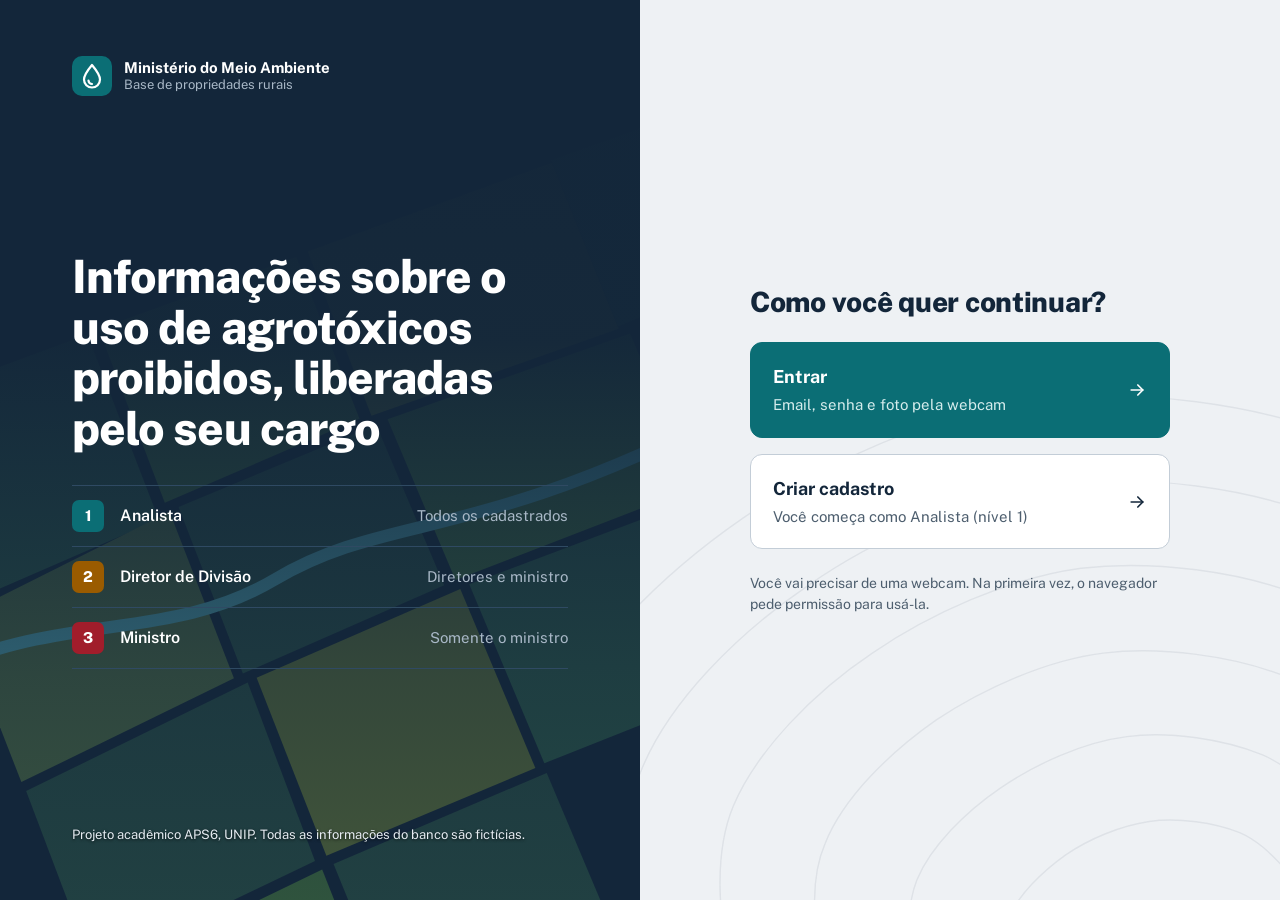
<file: api/src/main/resources/static/index.html>
<!DOCTYPE html>
<html lang="pt-BR">
<head>
    <meta charset="UTF-8">
    <meta name="viewport" content="width=device-width, initial-scale=1">
    <title>APS6 — Acesso Biométrico</title>
    <link rel="preconnect" href="https://fonts.googleapis.com">
    <link rel="preconnect" href="https://fonts.gstatic.com" crossorigin>
    <link rel="stylesheet" href="https://fonts.googleapis.com/css2?family=Public+Sans:wght@400;600;700;800&display=swap">
    <link rel="stylesheet" href="css/estilo.css">
</head>
<body>
    <div class="acesso">
        <aside class="painel-lateral largo">
            <span class="marca">
                <svg width="40" height="40" viewBox="0 0 40 40" aria-hidden="true"><rect width="40" height="40" rx="10" fill="#0b6e75"/><path d="M20 9c5 6 8 10.5 8 14.5a8 8 0 0 1-16 0C12 19.5 15 15 20 9z" fill="none" stroke="#fff" stroke-width="2.2" stroke-linejoin="round"/><path d="M16.5 24.5a3.5 3.5 0 0 0 3.5 3.5" fill="none" stroke="#fff" stroke-width="2.2" stroke-linecap="round"/></svg>
                <span class="marca-textos">
                    <span class="marca-nome">Ministério do Meio Ambiente</span>
                    <span class="marca-sub">Base de propriedades rurais</span>
                </span>
            </span>

            <div class="painel-meio">
                <h1 class="painel-titulo">Informações sobre o uso de agrotóxicos proibidos, liberadas pelo seu cargo</h1>

                <!-- data-nivel define a cor do selo pelo CSS -->
                <ul class="tabela-niveis" aria-label="Níveis de acesso">
                    <li data-nivel="1">
                        <span class="selo-nivel">1</span>
                        <span class="cargo">Analista</span>
                        <span class="quem">Todos os cadastrados</span>
                    </li>
                    <li data-nivel="2">
                        <span class="selo-nivel">2</span>
                        <span class="cargo">Diretor de Divisão</span>
                        <span class="quem">Diretores e ministro</span>
                    </li>
                    <li data-nivel="3">
                        <span class="selo-nivel">3</span>
                        <span class="cargo">Ministro</span>
                        <span class="quem">Somente o ministro</span>
                    </li>
                </ul>
            </div>

            <p class="nota-ficticia">Projeto acadêmico APS6, UNIP. Todas as informações do banco são fictícias.</p>
        </aside>

        <main class="area-principal">
            <div class="opcoes">
                <h2>Como você quer continuar?</h2>

                <a href="login.html" class="opcao principal">
                    <span class="opcao-textos">
                        <span class="opcao-nome">Entrar</span>
                        <span class="opcao-descricao">Email, senha e foto pela webcam</span>
                    </span>
                    <svg class="icone" viewBox="0 0 24 24" aria-hidden="true"><path d="M5 12h14"/><path d="M13 6l6 6-6 6"/></svg>
                </a>

                <a href="cadastro.html" class="opcao">
                    <span class="opcao-textos">
                        <span class="opcao-nome">Criar cadastro</span>
                        <span class="opcao-descricao">Você começa como Analista (nível 1)</span>
                    </span>
                    <svg class="icone" viewBox="0 0 24 24" aria-hidden="true"><path d="M5 12h14"/><path d="M13 6l6 6-6 6"/></svg>
                </a>

                <p class="observacao">Você vai precisar de uma webcam. Na primeira vez, o navegador pede permissão para usá-la.</p>
            </div>
        </main>
    </div>
</body>
</html>
</file>
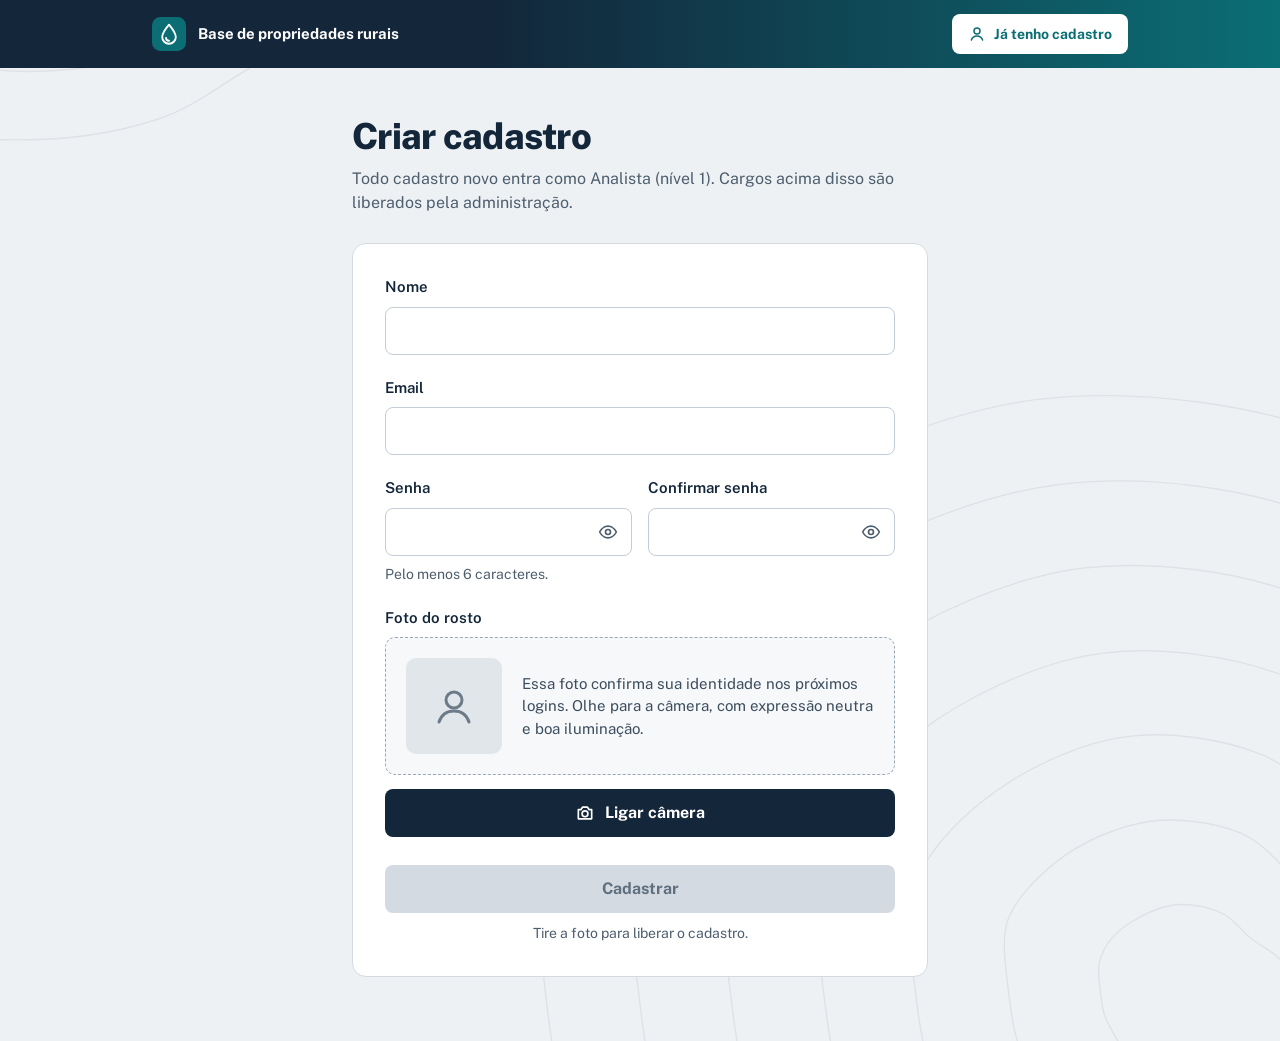
<file: api/src/main/resources/static/cadastro.html>
<!DOCTYPE html>
<html lang="pt-BR">
<head>
    <meta charset="UTF-8">
    <meta name="viewport" content="width=device-width, initial-scale=1">
    <title>Criar cadastro — APS6</title>
    <link rel="preconnect" href="https://fonts.googleapis.com">
    <link rel="preconnect" href="https://fonts.gstatic.com" crossorigin>
    <link rel="stylesheet" href="https://fonts.googleapis.com/css2?family=Public+Sans:wght@400;600;700;800&display=swap">
    <link rel="stylesheet" href="css/estilo.css">
</head>
<body>
    <header class="topo">
        <div class="topo-conteudo">
            <a href="index.html" class="marca">
                <svg width="34" height="34" viewBox="0 0 40 40" aria-hidden="true"><rect width="40" height="40" rx="10" fill="#0b6e75"/><path d="M20 9c5 6 8 10.5 8 14.5a8 8 0 0 1-16 0C12 19.5 15 15 20 9z" fill="none" stroke="#fff" stroke-width="2.2" stroke-linejoin="round"/><path d="M16.5 24.5a3.5 3.5 0 0 0 3.5 3.5" fill="none" stroke="#fff" stroke-width="2.2" stroke-linecap="round"/></svg>
                <span class="marca-nome">Base de propriedades rurais</span>
            </a>
            <a href="login.html">
                <svg class="icone" viewBox="0 0 24 24" aria-hidden="true"><circle cx="12" cy="8" r="4"/><path d="M4.5 20c1.2-3.6 4-5.5 7.5-5.5s6.3 1.9 7.5 5.5"/></svg>
                Já tenho cadastro
            </a>
        </div>
    </header>

    <main class="pagina-estreita">
        <!-- Some junto com o formulário quando o cadastro é concluído -->
        <div id="cabecalho-cadastro" class="cabecalho-form">
            <h1 class="titulo-pagina">Criar cadastro</h1>
            <p class="texto-apoio">Todo cadastro novo entra como Analista (nível 1). Cargos acima disso são liberados pela administração.</p>
        </div>

        <form id="form-cadastro" class="formulario cartao-form" novalidate>

            <div id="sucesso-cadastro" class="sucesso" role="status" hidden></div>

            <div class="campo">
                <label for="nome">Nome</label>
                <input type="text" id="nome" maxlength="150" autocomplete="name">
                <small id="erro-nome" class="erro-campo"></small>
            </div>

            <div class="campo">
                <label for="email">Email</label>
                <input type="email" id="email" maxlength="150" autocomplete="email">
                <small id="erro-email" class="erro-campo"></small>
            </div>

            <div class="grade-2">
                <div class="campo">
                    <label for="senha">Senha</label>
                    <div class="campo-senha">
                        <input type="password" id="senha" autocomplete="new-password" aria-describedby="ajuda-senha">

                        <button type="button" class="botao-mostrar-senha" data-mostrar-senha="senha" aria-label="Mostrar senha" aria-pressed="false">
                            <svg class="icone olho-aberto" viewBox="0 0 24 24" aria-hidden="true"><path d="M2 12s3.5-7 10-7 10 7 10 7-3.5 7-10 7S2 12 2 12z"/><circle cx="12" cy="12" r="3"/></svg>
                            <svg class="icone olho-fechado" viewBox="0 0 24 24" aria-hidden="true"><path d="M3 3l18 18"/><path d="M10.6 5.1A10.6 10.6 0 0 1 12 5c6.5 0 10 7 10 7a17 17 0 0 1-3.2 4.1"/><path d="M6.6 6.6C3.7 8.5 2 12 2 12s3.5 7 10 7c1.9 0 3.5-.6 4.9-1.4"/><path d="M9.9 9.9a3 3 0 0 0 4.2 4.2"/></svg>
                        </button>
                    </div>

                    <span id="ajuda-senha" class="ajuda-campo">Pelo menos 6 caracteres.</span>
                    <small id="erro-senha" class="erro-campo"></small>
                </div>

                <div class="campo">
                    <label for="confirmar-senha">Confirmar senha</label>
                    <div class="campo-senha">
                        <input type="password" id="confirmar-senha" autocomplete="new-password">
                        <button type="button" class="botao-mostrar-senha" data-mostrar-senha="confirmar-senha" aria-label="Mostrar confirmação da senha" aria-pressed="false">
                            <svg class="icone olho-aberto" viewBox="0 0 24 24" aria-hidden="true"><path d="M2 12s3.5-7 10-7 10 7 10 7-3.5 7-10 7S2 12 2 12z"/><circle cx="12" cy="12" r="3"/></svg>
                            <svg class="icone olho-fechado" viewBox="0 0 24 24" aria-hidden="true"><path d="M3 3l18 18"/><path d="M10.6 5.1A10.6 10.6 0 0 1 12 5c6.5 0 10 7 10 7a17 17 0 0 1-3.2 4.1"/><path d="M6.6 6.6C3.7 8.5 2 12 2 12s3.5 7 10 7c1.9 0 3.5-.6 4.9-1.4"/><path d="M9.9 9.9a3 3 0 0 0 4.2 4.2"/></svg>
                        </button>
                    </div>
                    <small id="erro-confirmar-senha" class="erro-campo"></small>
                </div>
            </div>

            <div class="campo">
                <span class="rotulo">Foto do rosto</span>
                <div class="captura-foto">
                    <!-- Estado inicial: some pelo CSS quando o vídeo ou a foto aparecem -->
                    <div class="captura-vazia">
                        <span class="silhueta">
                            <svg class="icone" viewBox="0 0 24 24" aria-hidden="true"><circle cx="12" cy="9" r="4"/><path d="M4.5 20c1.2-3.6 4-5.5 7.5-5.5s6.3 1.9 7.5 5.5"/></svg>
                        </span>
                        <p class="dica">Essa foto confirma sua identidade nos próximos logins. Olhe para a câmera, com expressão neutra e boa iluminação.</p>
                    </div>

                    <div class="visor">

                        <video id="video-camera" autoplay playsinline muted hidden></video>
                        <img id="preview-foto" alt="Foto capturada" hidden>
                        <div class="varredura" aria-hidden="true"><span class="varredura-linha"></span></div>

                        <div class="moldura" aria-hidden="true">
                            <svg viewBox="0 0 400 300" preserveAspectRatio="none">
                                <path d="M0 0h400v300H0z M200 48a80 102 0 1 0 0.1 0z" fill="rgba(10,22,35,0.5)" fill-rule="evenodd"/>
                                <ellipse cx="200" cy="150" rx="80" ry="102" fill="none" stroke="#fff" stroke-width="3" stroke-dasharray="10 8" vector-effect="non-scaling-stroke"/>
                            </svg>
                            <span class="moldura-legenda">Encaixe o rosto na moldura</span>
                        </div>
                    </div>

                    <div class="acoes">
                        <button type="button" id="botao-ligar-camera" class="botao escuro">
                            <svg class="icone" viewBox="0 0 24 24" aria-hidden="true"><path d="M4 8h3l2-3h6l2 3h3v11H4z"/><circle cx="12" cy="13" r="3.5"/></svg>
                            Ligar câmera
                        </button>
                        <button type="button" id="botao-capturar" class="botao escuro" hidden>
                            <svg class="icone" viewBox="0 0 24 24" aria-hidden="true"><path d="M4 8h3l2-3h6l2 3h3v11H4z"/><circle cx="12" cy="13" r="3.5"/></svg>
                            Tirar foto
                        </button>
                        <button type="button" id="botao-tirar-outra" class="botao secundario" hidden>Tirar outra</button>
                    </div>
                </div>
            </div>

            <!-- Erros de câmera, do servidor e de rede -->
            <div id="erro-cadastro" class="erro-geral" role="alert" hidden></div>

            <div class="envio">
                <button type="submit" id="botao-cadastrar" class="botao largo" disabled>Cadastrar</button>
                <span class="dica-botao">Tire a foto para liberar o cadastro.</span>
            </div>
        </form>

        <!-- ===== Cadastro concluído: aparece no lugar do formulário ===== -->
        <section id="cadastro-concluido" class="cartao-concluido" aria-labelledby="titulo-concluido" hidden>
            <div class="concluido-topo">
                <span class="concluido-icone">
                    <svg class="icone" viewBox="0 0 24 24" aria-hidden="true"><path d="M5 12l5 5 9-10"/></svg>
                </span>

                <h1 id="titulo-concluido" tabindex="-1">Cadastro criado</h1>
                <p>Bem-vindo, <span id="concluido-nome"></span>. Sua conta e sua foto foram salvas.</p>
            </div>

            <div class="concluido-corpo">
                <dl class="concluido-dados">
                    <div>
                        <dt>Cargo</dt>
                        <dd id="concluido-cargo"></dd>
                    </div>
                    <div>
                        <dt>Nível de acesso</dt>
                        <!-- data-nivel define a cor do selo pelo CSS -->
                        <dd id="concluido-nivel"><span id="concluido-selo" class="selo-nivel" aria-hidden="true"></span><span id="concluido-nivel-texto"></span></dd>
                    </div>
                </dl>

                <p class="concluido-orientacao">Para entrar, use seu email e sua senha. Depois, confirme seu rosto pela câmera.</p>

                <div class="concluido-acoes">
                    <a href="login.html" class="botao largo sucesso-botao">
                        Entrar agora
                        <svg class="icone" viewBox="0 0 24 24" aria-hidden="true"><path d="M5 12h14"/><path d="M13 6l6 6-6 6"/></svg>
                    </a>
                    <button type="button" id="botao-novo-cadastro" class="botao largo secundario">Cadastrar outra pessoa</button>
                </div>
            </div>
        </section>
    </main>

    <!-- Ordem importa -->
    <script src="js/mensagens.js"></script>
    <script src="js/captura-foto.js"></script>
    <script src="js/mostrar-senha.js"></script>
    <script src="js/cadastro.js"></script>
</body>
</html>
</file>
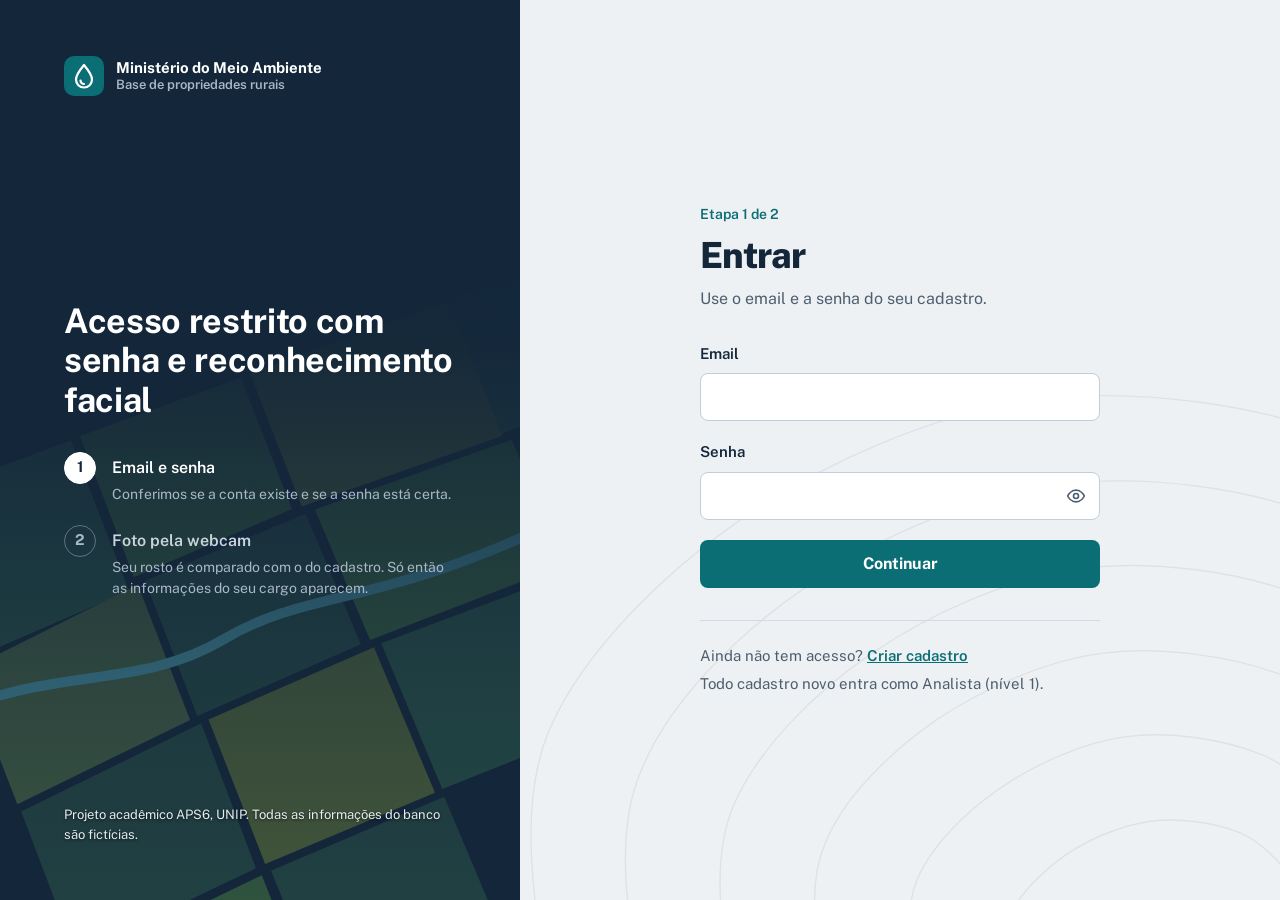
<file: api/src/main/resources/static/login.html>
<!DOCTYPE html>
<html lang="pt-BR">
<head>
    <meta charset="UTF-8">
    <meta name="viewport" content="width=device-width, initial-scale=1">
    <title>Entrar — APS6</title>
    <link rel="preconnect" href="https://fonts.googleapis.com">
    <link rel="preconnect" href="https://fonts.gstatic.com" crossorigin>
    <link rel="stylesheet" href="https://fonts.googleapis.com/css2?family=Public+Sans:wght@400;600;700;800&display=swap">
    <link rel="stylesheet" href="css/estilo.css">
</head>
<body>

    <!-- ===== Etapa 1: email e senha ===== -->
    <div id="tela-login" class="acesso">

        <aside class="painel-lateral compacto">
            <a href="index.html" class="marca">
                <svg width="40" height="40" viewBox="0 0 40 40" aria-hidden="true"><rect width="40" height="40" rx="10" fill="#0b6e75"/><path d="M20 9c5 6 8 10.5 8 14.5a8 8 0 0 1-16 0C12 19.5 15 15 20 9z" fill="none" stroke="#fff" stroke-width="2.2" stroke-linejoin="round"/><path d="M16.5 24.5a3.5 3.5 0 0 0 3.5 3.5" fill="none" stroke="#fff" stroke-width="2.2" stroke-linecap="round"/></svg>
                <span class="marca-textos">
                    <span class="marca-nome">Ministério do Meio Ambiente</span>
                    <span class="marca-sub">Base de propriedades rurais</span>
                </span>
            </a>

            <div class="painel-meio">
                <p class="painel-titulo">Acesso restrito com senha e reconhecimento facial</p>

                <!-- A etapa em andamento muda pelo CSS quando o popup da foto abre -->
                <ol class="etapas">
                    <li class="etapa etapa-1">
                        <span class="etapa-numero">
                            <span>1</span>
                            <svg class="icone" viewBox="0 0 24 24" aria-hidden="true"><path d="M5 12l5 5 9-10"/></svg>
                        </span>
                        <span class="etapa-textos">
                            <span class="etapa-nome">Email e senha</span>
                            <span class="etapa-descricao">Conferimos se a conta existe e se a senha está certa.</span>
                        </span>
                    </li>
                    <li class="etapa etapa-2">
                        <span class="etapa-numero"><span>2</span></span>
                        <span class="etapa-textos">
                            <span class="etapa-nome">Foto pela webcam</span>
                            <span class="etapa-descricao">Seu rosto é comparado com o do cadastro. Só então as informações do seu cargo aparecem.</span>
                        </span>
                    </li>
                </ol>
            </div>

            <p class="nota-ficticia">Projeto acadêmico APS6, UNIP. Todas as informações do banco são fictícias.</p>
        </aside>

        <main class="area-principal">
            <div class="bloco-form">
                <div class="cabecalho-form">
                    <span class="etapa-atual">Etapa 1 de 2</span>
                    <h1 class="titulo-pagina">Entrar</h1>
                    <p class="texto-apoio">Use o email e a senha do seu cadastro.</p>
                </div>

                <!-- desliga os balões do navegador;-->
                <form id="form-login" class="formulario" novalidate>

                    <div id="erro-login" class="erro-geral" role="alert" hidden></div>

                    <div class="campo">
                        <label for="email">Email</label>
                        <input type="email" id="email" autocomplete="username">
                        <small id="erro-email" class="erro-campo"></small>
                    </div>

                    <div class="campo">
                        <label for="senha">Senha</label>
                        <div class="campo-senha">
                            <input type="password" id="senha" autocomplete="current-password">
                            <!-- Mostrar/ocultar senha -->
                            <button type="button" class="botao-mostrar-senha" data-mostrar-senha="senha" aria-label="Mostrar senha" aria-pressed="false">
                                <svg class="icone olho-aberto" viewBox="0 0 24 24" aria-hidden="true"><path d="M2 12s3.5-7 10-7 10 7 10 7-3.5 7-10 7S2 12 2 12z"/><circle cx="12" cy="12" r="3"/></svg>
                                <svg class="icone olho-fechado" viewBox="0 0 24 24" aria-hidden="true"><path d="M3 3l18 18"/><path d="M10.6 5.1A10.6 10.6 0 0 1 12 5c6.5 0 10 7 10 7a17 17 0 0 1-3.2 4.1"/><path d="M6.6 6.6C3.7 8.5 2 12 2 12s3.5 7 10 7c1.9 0 3.5-.6 4.9-1.4"/><path d="M9.9 9.9a3 3 0 0 0 4.2 4.2"/></svg>
                            </button>
                        </div>
                        <small id="erro-senha" class="erro-campo"></small>
                    </div>

                    <button type="submit" id="botao-continuar" class="botao largo">Continuar</button>
                </form>

                <div class="rodape-form">
                    <span>Ainda não tem acesso? <a href="cadastro.html">Criar cadastro</a></span>
                    <span>Todo cadastro novo entra como Analista (nível 1).</span>
                </div>
            </div>
        </main>
    </div>

    <!-- ===== Depois do login: informações liberadas pelo cargo ===== -->
    <div id="tela-resultado" hidden>

        <header class="topo">
            <div class="topo-conteudo">
                <span class="marca">
                    <svg width="34" height="34" viewBox="0 0 40 40" aria-hidden="true"><rect width="40" height="40" rx="10" fill="#0b6e75"/><path d="M20 9c5 6 8 10.5 8 14.5a8 8 0 0 1-16 0C12 19.5 15 15 20 9z" fill="none" stroke="#fff" stroke-width="2.2" stroke-linejoin="round"/><path d="M16.5 24.5a3.5 3.5 0 0 0 3.5 3.5" fill="none" stroke="#fff" stroke-width="2.2" stroke-linecap="round"/></svg>
                    <span class="marca-nome">Base de propriedades rurais</span>
                </span>

                <div class="topo-usuario">
                    <span class="usuario-nome">
                        <span id="inicial-usuario" class="usuario-inicial" aria-hidden="true"></span>
                        <span class="usuario-textos">
                            <span id="nome-usuario-topo" class="texto-nome"></span>
                            <span id="cargo-usuario-topo" class="usuario-cargo"></span>
                        </span>
                    </span>
                    <button type="button" id="botao-sair" class="botao claro">
                        <svg class="icone" viewBox="0 0 24 24" aria-hidden="true"><path d="M15 4h4v16h-4"/><path d="M10 8l-4 4 4 4"/><path d="M6 12h10"/></svg>
                        Sair
                    </button>
                </div>
            </div>
        </header>

        <section class="boas-vindas">
            <div class="boas-vindas-conteudo">
                <div class="boas-vindas-textos">
                    <h1 id="saudacao" tabindex="-1"></h1>
                    <p>Identidade confirmada. Seu cargo é <strong id="texto-cargo"></strong> e você vê as informações até o nível <strong id="texto-nivel"></strong>.</p>
                </div>

                <div class="medidor" aria-hidden="true">
                    <span class="medidor-titulo">Seu nível de acesso</span>
                    <div class="degraus">
                        <div class="degrau degrau-1">
                            <div class="degrau-barra"></div>
                            <span class="degrau-nivel">Nível 1</span>
                            <span class="degrau-cargo">Analista</span>
                        </div>
                        <div class="degrau degrau-2">
                            <div class="degrau-barra"></div>
                            <span class="degrau-nivel">Nível 2</span>
                            <span class="degrau-cargo">Diretor de Divisão</span>
                        </div>
                        <div class="degrau degrau-3">
                            <div class="degrau-barra"></div>
                            <span class="degrau-nivel">Nível 3</span>
                            <span class="degrau-cargo">Ministro</span>
                        </div>
                    </div>
                </div>
            </div>
        </section>

        <main class="conteudo-logado">
            <div id="lista-informacoes" class="grupos-informacoes"></div>
        </main>
    </div>

    <!-- ===== Etapa 2: foto (popup) ===== -->
    <dialog id="popup-foto" class="popup" aria-labelledby="titulo-popup">
        <div class="cabecalho-form">
            <span class="etapa-atual">Etapa 2 de 2</span>
            <h2 id="titulo-popup">Confirme que é você</h2>
            <p class="dica">Olhe para a câmera com expressão neutra, em um lugar bem iluminado.</p>
        </div>

        <div class="captura-foto">
            <!-- Estado inicial-->
            <div class="captura-vazia">
                <span class="silhueta">
                    <svg class="icone" viewBox="0 0 24 24" aria-hidden="true"><circle cx="12" cy="9" r="4"/><path d="M4.5 20c1.2-3.6 4-5.5 7.5-5.5s6.3 1.9 7.5 5.5"/></svg>
                </span>
                <p class="dica">Ligue a câmera e encaixe o rosto na moldura. Na primeira vez, o navegador pede permissão.</p>
            </div>

            <div class="visor">
                <video id="video-camera" autoplay playsinline muted hidden></video>
                <img id="preview-foto" alt="Foto capturada" hidden>
                <!-- Varredura animada dentro da moldura -->
                <div class="varredura" aria-hidden="true"><span class="varredura-linha"></span></div>
                <!-- Moldura oval -->
                <div class="moldura" aria-hidden="true">
                    <svg viewBox="0 0 400 300" preserveAspectRatio="none">
                        <path d="M0 0h400v300H0z M200 48a80 102 0 1 0 0.1 0z" fill="rgba(10,22,35,0.5)" fill-rule="evenodd"/>
                        <ellipse cx="200" cy="150" rx="80" ry="102" fill="none" stroke="#fff" stroke-width="3" stroke-dasharray="10 8" vector-effect="non-scaling-stroke"/>
                    </svg>
                    <span class="moldura-legenda">Encaixe o rosto na moldura</span>
                </div>
            </div>

            <div class="acoes">
                <button type="button" id="botao-ligar-camera" class="botao escuro">
                    <svg class="icone" viewBox="0 0 24 24" aria-hidden="true"><path d="M4 8h3l2-3h6l2 3h3v11H4z"/><circle cx="12" cy="13" r="3.5"/></svg>
                    Ligar câmera
                </button>
                <button type="button" id="botao-capturar" class="botao escuro" hidden>
                    <svg class="icone" viewBox="0 0 24 24" aria-hidden="true"><path d="M4 8h3l2-3h6l2 3h3v11H4z"/><circle cx="12" cy="13" r="3.5"/></svg>
                    Tirar foto
                </button>
                <button type="button" id="botao-tirar-outra" class="botao secundario" hidden>Tirar outra</button>
            </div>
        </div>

        <div id="erro-popup" class="erro-geral" role="alert" hidden></div>

        <div class="acoes">
            <button type="button" id="botao-cancelar" class="botao voltar">
                <svg class="icone" viewBox="0 0 24 24" aria-hidden="true"><path d="M19 12H5"/><path d="M11 6l-6 6 6 6"/></svg>
                Voltar ao email e senha
            </button>
            <button type="button" id="botao-entrar" class="botao" disabled>Entrar</button>
        </div>
    </dialog>

    <!-- Ordem importa -->
    <script src="js/mensagens.js"></script>
    <script src="js/captura-foto.js"></script>
    <script src="js/mostrar-senha.js"></script>
    <script src="js/login.js"></script>
</body>
</html>
</file>
<file: api/src/main/resources/static/css/estilo.css>
/* Estilo único do sistema (início, cadastro e login) */

/* ---------- Cores e medidas ---------- */

:root {
    /* base */
    --tinta: #13263a;          /* azul institucional: barra do topo, painel lateral, textos */
    --tinta-2: #1b2e42;        /* fundo da câmera */
    --tinta-linha: #2f4a63;    /* divisórias sobre o azul */
    --texto-sobre-tinta: #a9b8c7;
    --nevoa: #eef1f4;          /* fundo das páginas */
    --branco: #ffffff;
    --linha: #d3dae1;
    --linha-forte: #c3cdd7;
    --texto-2: #4d5e6e;
    --texto-3: #3c4d5d;

    /* destaque: verde-azulado de água */
    --agua: #0b6e75;
    --agua-escura: #08555b;
    --agua-clara: #cde7e8;

    /* uma cor por nível de acesso (sempre acompanhada do número escrito) */
    --nivel-1: #0b6e75;
    --nivel-2: #9a5b00;
    --nivel-3: #a11d2b;
    --bloqueado: #6b7b8a;

    /* mensagens */
    --erro: #b42318;
    --erro-fundo: #fbeae8;
    --erro-texto: #8a1c12;
    --sucesso-fundo: #e3f2f1;
    --sucesso-texto: #08555b;

    /* verde de "deu certo" (cartão de cadastro concluído) */
    --verde: #1e7b45;
    --verde-escuro: #17643a;
    --verde-fundo: #e7f4ec;
    --verde-borda: #a8d5b8;
    --verde-texto: #14532d;
    --verde-texto-2: #1f5f38;

    --desabilitado: #d3dae1;
    --desabilitado-texto: #5f6f7e;

    --raio: 8px;
    --raio-grande: 12px;
}

/* ---------- Base ---------- */

*,
*::before,
*::after {
    box-sizing: border-box;
}

body {
    margin: 0;
    font-family: "Public Sans", system-ui, sans-serif;
    font-size: 16px;
    line-height: 1.5;
    /* Curvas de nível bem leves sobre o fundo claro (img/curvas-nivel.svg) */
    background: var(--nevoa) url("../img/curvas-nivel.svg") center / cover no-repeat;
    background-attachment: fixed;
    color: var(--tinta);
}

h1,
h2,
h3,
p {
    margin: 0;
}

a {
    color: var(--agua);
    font-weight: 600;
}

a:hover {
    color: var(--agua-escura);
}

:focus-visible {
    outline: 3px solid var(--agua);
    outline-offset: 2px;
}

/* Garante que o atributo hidden esconda o elemento mesmo quando outra regra define "display" */
[hidden] {
    display: none !important;
}

.icone {
    flex: none;
    width: 20px;
    height: 20px;
    fill: none;
    stroke: currentColor;
    stroke-width: 2;
    stroke-linecap: round;
    stroke-linejoin: round;
}

/* ---------- Marca (logo + nome) ---------- */

.marca {
    display: flex;
    align-items: center;
    gap: 12px;
    color: var(--branco);
    text-decoration: none;
}

.marca svg {
    flex: none;
}

.marca-textos {
    display: flex;
    flex-direction: column;
    line-height: 1.3;
}

.marca-nome {
    font-size: 15px;
    font-weight: 700;
}

.marca-sub {
    font-size: 13px;
    color: var(--texto-sobre-tinta);
}

/* ---------- Botões ---------- */

.botao {
    display: inline-flex;
    align-items: center;
    justify-content: center;
    gap: 10px;
    min-height: 48px;
    padding: 0 22px;
    border: 0;
    border-radius: var(--raio);
    background: var(--agua);
    color: var(--branco);
    font: inherit;
    font-size: 16px;
    font-weight: 700;
    text-decoration: none;
    cursor: pointer;
}

.botao:hover {
    background: var(--agua-escura);
    color: var(--branco);
}

.botao:disabled,
.botao:disabled:hover {
    background: var(--desabilitado);
    color: var(--desabilitado-texto);
    cursor: not-allowed;
}

.botao.escuro {
    background: var(--tinta);
}

.botao.escuro:hover {
    background: #0a1826;
}

.botao.secundario {
    background: var(--branco);
    color: var(--tinta);
    border: 1.5px solid var(--linha-forte);
    font-weight: 600;
}

.botao.secundario:hover {
    border-color: var(--texto-2);
}

.botao.secundario:disabled {
    background: var(--branco);
    color: var(--desabilitado-texto);
    border-color: var(--desabilitado);
}

.botao.largo {
    width: 100%;
}

/* Botão "Voltar ao email e senha" do popup da foto: contorno vermelho */
.botao.voltar {
    padding: 0 20px 0 16px;
    background: var(--branco);
    color: var(--erro);
    border: 2px solid var(--erro);
}

.botao.voltar:hover {
    background: var(--erro-fundo);
    color: var(--erro);
}

.botao.voltar:disabled,
.botao.voltar:disabled:hover {
    background: var(--branco);
    color: var(--desabilitado-texto);
    border-color: var(--desabilitado);
}

/* Botão verde de sucesso ("Entrar agora") */
.botao.sucesso-botao {
    background: var(--verde);
}

.botao.sucesso-botao:hover {
    background: var(--verde-escuro);
}

/* Botão branco sobre a barra do topo (Sair); o ícone fica vermelho */
.botao.claro {
    min-height: 40px;
    padding: 0 16px;
    background: var(--branco);
    color: var(--tinta);
    font-size: 14px;
}

.botao.claro .icone {
    width: 18px;
    height: 18px;
    color: var(--erro);
}

.botao.claro:hover {
    background: #e6ecf2;
    color: var(--tinta);
}

.botao.claro:focus-visible {
    outline-color: var(--branco);
}

/* ---------- Formulário ---------- */

.formulario {
    display: flex;
    flex-direction: column;
    gap: 20px;
}

.campo {
    display: flex;
    flex-direction: column;
    gap: 8px;
}

.campo label,
.rotulo {
    font-size: 15px;
    font-weight: 600;
}

.campo input {
    width: 100%;
    height: 48px;
    padding: 0 14px;
    border: 1.5px solid var(--linha-forte);
    border-radius: var(--raio);
    background: var(--branco);
    color: var(--tinta);
    font: inherit;
    font-size: 16px;
}

.campo input:focus {
    outline: none;
    border-color: var(--agua);
    box-shadow: 0 0 0 3px var(--agua-clara);
}

.campo input.invalido {
    border-color: var(--erro);
}

.campo input.invalido:focus {
    box-shadow: 0 0 0 3px #f5cfca;
}

.ajuda-campo {
    font-size: 14px;
    color: var(--texto-2);
}

.erro-campo {
    display: block;
    font-size: 14px;
    color: var(--erro);
}

.erro-campo:empty {
    display: none;
}

/* Campo de senha com o botão de mostrar/ocultar */
.campo-senha {
    position: relative;
}

.campo-senha input {
    padding-right: 52px;
}

.botao-mostrar-senha {
    position: absolute;
    top: 2px;
    right: 2px;
    width: 44px;
    height: 44px;
    display: flex;
    align-items: center;
    justify-content: center;
    border: 0;
    border-radius: 6px;
    background: transparent;
    color: var(--texto-2);
    cursor: pointer;
}

.botao-mostrar-senha:hover {
    color: var(--tinta);
}

/* Mostra o olho aberto ou fechado conforme o estado */
.botao-mostrar-senha .olho-fechado,
.botao-mostrar-senha[aria-pressed="true"] .olho-aberto {
    display: none;
}

.botao-mostrar-senha[aria-pressed="true"] .olho-fechado {
    display: block;
}

.grade-2 {
    display: grid;
    grid-template-columns: repeat(2, minmax(0, 1fr));
    gap: 16px;
    align-items: start;
}

/* ---------- Mensagens (erro geral e sucesso) ---------- */

.erro-geral,
.sucesso {
    display: flex;
    gap: 10px;
    padding: 12px 14px;
    border-radius: var(--raio);
    font-size: 15px;
    line-height: 1.45;
}

.erro-geral {
    background: var(--erro-fundo);
    color: var(--erro-texto);
}

.sucesso {
    background: var(--sucesso-fundo);
    color: var(--sucesso-texto);
    font-weight: 600;
}

/* Ícone desenhado pelo CSS: a mensagem é posta pelo JavaScript com textContent */
.erro-geral::before,
.sucesso::before {
    content: "";
    flex: none;
    width: 18px;
    height: 18px;
    margin-top: 1px;
    background-repeat: no-repeat;
    background-size: 18px 18px;
}

.erro-geral::before {
    background-image: url("data:image/svg+xml,%3Csvg xmlns='http://www.w3.org/2000/svg' viewBox='0 0 24 24' fill='none' stroke='%23b42318' stroke-width='2.5' stroke-linecap='round'%3E%3Ccircle cx='12' cy='12' r='9'/%3E%3Cpath d='M12 7v6M12 16.5v.5'/%3E%3C/svg%3E");
}

.sucesso::before {
    background-image: url("data:image/svg+xml,%3Csvg xmlns='http://www.w3.org/2000/svg' viewBox='0 0 24 24' fill='none' stroke='%2308555b' stroke-width='2.5' stroke-linecap='round' stroke-linejoin='round'%3E%3Ccircle cx='12' cy='12' r='9'/%3E%3Cpath d='M8 12.5l3 3 5-6'/%3E%3C/svg%3E");
}

/* ---------- Layout dividido: início e login ---------- */

.acesso {
    display: flex;
    min-height: 100vh;
}

.painel-lateral {
    flex: 0 0 520px;
    display: flex;
    flex-direction: column;
    justify-content: space-between;
    gap: 40px;
    padding: 56px 64px;
    /* Talhões vistos de cima (img/talhoes.svg), escurecendo para o topo para o texto ficar legível */
    background:
        linear-gradient(to bottom,
            var(--tinta) 0%,
            rgba(19, 38, 58, 0.96) 38%,
            rgba(19, 38, 58, 0.55) 75%,
            rgba(19, 38, 58, 0.35) 100%),
        url("../img/talhoes.svg") center bottom / cover no-repeat,
        var(--tinta);
    color: #e6ecf2;
}

/* Sobre a parte de baixo do painel (onde aparecem os talhões), o texto ganha mais contraste */
.painel-lateral .nota-ficticia {
    color: #e6ecf2;
    text-shadow: 0 1px 3px rgba(0, 0, 0, 0.7);
}

.painel-lateral.largo {
    flex-basis: 50%;
    padding: 56px 72px;
}

.painel-titulo {
    font-size: 34px;
    line-height: 1.15;
    font-weight: 700;
    letter-spacing: -0.01em;
    color: var(--branco);
}

.painel-lateral.largo .painel-titulo {
    max-width: 560px;
    font-size: 46px;
    line-height: 1.1;
    font-weight: 800;
    letter-spacing: -0.02em;
}

.painel-meio {
    display: flex;
    flex-direction: column;
    gap: 32px;
}

.nota-ficticia {
    font-size: 13px;
    color: #8496a8;
}

.area-principal {
    flex: 1;
    display: flex;
    align-items: center;
    justify-content: center;
    padding: 48px 24px;
}

.bloco-form {
    width: 100%;
    max-width: 400px;
    display: flex;
    flex-direction: column;
    gap: 32px;
}

.cabecalho-form {
    display: flex;
    flex-direction: column;
    gap: 10px;
}

.etapa-atual {
    font-size: 14px;
    font-weight: 600;
    color: var(--agua);
}

.titulo-pagina {
    font-size: 36px;
    line-height: 1.15;
    font-weight: 800;
    letter-spacing: -0.02em;
}

.texto-apoio {
    font-size: 16px;
    color: var(--texto-2);
}

.rodape-form {
    display: flex;
    flex-direction: column;
    gap: 6px;
    padding-top: 24px;
    border-top: 1px solid var(--linha);
    font-size: 15px;
    color: var(--texto-2);
}

/* ---------- Etapas do login (painel lateral) ---------- */

.etapas {
    margin: 0;
    padding: 0;
    list-style: none;
    display: flex;
    flex-direction: column;
    gap: 20px;
}

.etapa {
    display: flex;
    gap: 16px;
    align-items: flex-start;
}

.etapa-numero {
    flex: none;
    width: 32px;
    height: 32px;
    display: flex;
    align-items: center;
    justify-content: center;
    border-radius: 50%;
    border: 1.5px solid #5d7286;
    color: var(--texto-sobre-tinta);
    font-size: 15px;
    font-weight: 700;
}

.etapa-numero .icone {
    display: none;
    width: 16px;
    height: 16px;
    stroke-width: 3;
}

.etapa-textos {
    display: flex;
    flex-direction: column;
    gap: 4px;
    padding-top: 4px;
}

.etapa-nome {
    font-size: 16px;
    font-weight: 600;
    color: #c9d4df;
}

.etapa-descricao {
    font-size: 14px;
    color: var(--texto-sobre-tinta);
}

/* Etapa em andamento: número cheio, em branco */
.etapa-1 .etapa-numero,
body:has(#popup-foto[open]) .etapa-2 .etapa-numero {
    border-color: var(--branco);
    background: var(--branco);
    color: var(--tinta);
}

.etapa-1 .etapa-nome,
body:has(#popup-foto[open]) .etapa-2 .etapa-nome {
    color: var(--branco);
}

/* Com o popup da foto aberto, a etapa 1 aparece como concluída */
body:has(#popup-foto[open]) .etapa-1 .etapa-numero {
    border-color: var(--agua);
    background: var(--agua);
}

body:has(#popup-foto[open]) .etapa-1 .etapa-numero .icone {
    display: block;
    color: var(--branco);
}

body:has(#popup-foto[open]) .etapa-1 .etapa-numero span,
body:has(#popup-foto[open]) .etapa-2 .etapa-numero .icone {
    display: none;
}

body:has(#popup-foto[open]) .etapa-1 .etapa-nome {
    color: #c9d4df;
}

/* ---------- Página inicial ---------- */

.tabela-niveis {
    margin: 0;
    padding: 0;
    list-style: none;
    border-top: 1px solid var(--tinta-linha);
}

.tabela-niveis li {
    display: flex;
    align-items: center;
    gap: 16px;
    padding: 14px 0;
    border-bottom: 1px solid var(--tinta-linha);
}

.tabela-niveis .cargo {
    flex: 1;
    font-weight: 600;
    color: var(--branco);
}

.tabela-niveis .quem {
    font-size: 15px;
    color: var(--texto-sobre-tinta);
    text-align: right;
}

.opcoes {
    width: 100%;
    max-width: 420px;
    display: flex;
    flex-direction: column;
    gap: 16px;
}

.opcoes h2 {
    margin-bottom: 8px;
    font-size: 28px;
    line-height: 1.2;
    font-weight: 800;
    letter-spacing: -0.01em;
}

.opcao {
    display: flex;
    align-items: center;
    gap: 16px;
    padding: 20px 22px;
    border-radius: var(--raio-grande);
    border: 1.5px solid var(--linha-forte);
    background: var(--branco);
    color: var(--tinta);
    text-decoration: none;
}

.opcao:hover {
    color: var(--tinta);
    border-color: var(--texto-2);
}

.opcao.principal {
    border-color: var(--agua);
    background: var(--agua);
    color: var(--branco);
}

.opcao.principal:hover {
    border-color: var(--agua-escura);
    background: var(--agua-escura);
    color: var(--branco);
}

.opcao-textos {
    flex: 1;
    display: flex;
    flex-direction: column;
    gap: 4px;
}

.opcao-nome {
    font-size: 18px;
    font-weight: 700;
}

.opcao-descricao {
    font-size: 15px;
    font-weight: 400;
    color: var(--texto-2);
}

.opcao.principal .opcao-descricao {
    color: #d5ecec;
}

.opcoes .observacao {
    margin-top: 8px;
    font-size: 14px;
    color: var(--texto-2);
}

/* ---------- Selo do nível (quadrado com o número) ---------- */

.selo-nivel {
    flex: none;
    width: 32px;
    height: 32px;
    display: flex;
    align-items: center;
    justify-content: center;
    border-radius: 7px;
    background: var(--cor-nivel, var(--nivel-1));
    color: var(--branco);
    font-size: 15px;
    font-weight: 800;
}

[data-nivel="1"] { --cor-nivel: var(--nivel-1); }
[data-nivel="2"] { --cor-nivel: var(--nivel-2); }
[data-nivel="3"] { --cor-nivel: var(--nivel-3); }

/* ---------- Barra do topo (cadastro e tela logada) ---------- */

.topo {
    /* Degradê do azul-escuro até uma cor de destaque: verde-água no cadastro... */
    --cor-topo: var(--agua);
    background: linear-gradient(90deg, var(--tinta) 0%, var(--tinta) 38%, var(--cor-topo) 100%);
    color: var(--branco);
}

/* ...e, na tela logada, a cor do nível de quem entrou (data-nivel no #tela-resultado, posto pelo login.js) */
#tela-resultado[data-nivel] .topo {
    --cor-topo: var(--cor-nivel);
}

/* Link do topo ("Já tenho cadastro"): botão branco
   (:not(.marca): o logo também é um link, mas fica sem fundo) */
.topo-conteudo > a:not(.marca) {
    display: flex;
    align-items: center;
    gap: 8px;
    min-height: 40px;
    padding: 0 16px;
    border-radius: var(--raio);
    background: var(--branco);
    color: var(--agua);
    font-size: 14px;
    font-weight: 700;
    text-decoration: none;
}

.topo-conteudo > a:not(.marca) .icone {
    width: 18px;
    height: 18px;
}

.topo-conteudo > a:not(.marca):hover {
    background: #e6ecf2;
    color: var(--agua-escura);
}

.topo-conteudo {
    max-width: 1040px;
    margin: 0 auto;
    padding: 14px 32px;
    display: flex;
    flex-wrap: wrap;
    align-items: center;
    justify-content: space-between;
    gap: 16px;
}

.topo a {
    color: var(--branco);
}

.topo a:focus-visible {
    outline-color: var(--branco);
}

.topo-usuario {
    display: flex;
    align-items: center;
    gap: 16px;
}

.usuario-nome {
    display: flex;
    align-items: center;
    gap: 10px;
}

/* Inicial num círculo branco, com a letra na cor do nível */
.usuario-inicial {
    flex: none;
    width: 34px;
    height: 34px;
    display: flex;
    align-items: center;
    justify-content: center;
    border-radius: 50%;
    background: var(--branco);
    color: var(--cor-nivel, var(--tinta));
    font-size: 14px;
    font-weight: 800;
}

/* Nome em cima, cargo e nível embaixo */
.usuario-textos {
    display: flex;
    flex-direction: column;
    line-height: 1.2;
}

.texto-nome {
    font-size: 14px;
    font-weight: 800;
    color: var(--branco);
}

.usuario-cargo {
    font-size: 12px;
    font-weight: 600;
    color: rgba(255, 255, 255, 0.85);
}

/* ---------- Cadastro ---------- */

.pagina-estreita {
    max-width: 640px;
    margin: 0 auto;
    padding: 48px 32px 64px;
}

.pagina-estreita .cabecalho-form {
    margin-bottom: 28px;
}

.cartao-form {
    padding: 32px;
    border: 1px solid var(--linha);
    border-radius: 14px;
    background: var(--branco);
    gap: 22px;
}

.envio {
    display: flex;
    flex-direction: column;
    gap: 10px;
    padding-top: 6px;
}

.envio .dica-botao {
    font-size: 14px;
    color: var(--texto-2);
    text-align: center;
}

/* Com a foto tirada, a dica do botão some */
form:has(#preview-foto:not([hidden])) .dica-botao {
    display: none;
}

/* ---------- Cadastro concluído (cartão que substitui o formulário) ---------- */

.cartao-concluido {
    overflow: hidden;
    border: 1px solid var(--linha);
    border-radius: 14px;
    background: var(--branco);
}

.concluido-topo {
    display: flex;
    flex-direction: column;
    align-items: center;
    gap: 16px;
    padding: 44px 32px 36px;
    border-bottom: 1.5px solid var(--verde-borda);
    background: var(--verde-fundo);
    text-align: center;
}

.concluido-icone {
    width: 72px;
    height: 72px;
    display: flex;
    align-items: center;
    justify-content: center;
    border-radius: 50%;
    background: var(--verde);
    color: var(--branco);
}

.concluido-icone .icone {
    width: 38px;
    height: 38px;
    stroke-width: 2.6;
}

#titulo-concluido {
    font-size: 32px;
    line-height: 1.15;
    font-weight: 800;
    letter-spacing: -0.02em;
    color: var(--verde-texto);
}

#titulo-concluido:focus {
    outline: none;
}

.concluido-topo p {
    max-width: 440px;
    font-size: 17px;
    color: var(--verde-texto-2);
}

.concluido-corpo {
    display: flex;
    flex-direction: column;
    gap: 22px;
    padding: 28px 32px 32px;
}

.concluido-dados {
    margin: 0;
    display: grid;
    grid-template-columns: repeat(2, minmax(0, 1fr));
    gap: 12px;
}

.concluido-dados div {
    display: flex;
    flex-direction: column;
    gap: 4px;
    padding: 14px 16px;
    border: 1px solid #e1e6eb;
    border-radius: 10px;
}

.concluido-dados dt {
    font-size: 13px;
    color: var(--texto-2);
}

.concluido-dados dd {
    margin: 0;
    display: flex;
    align-items: center;
    gap: 8px;
    font-size: 17px;
    font-weight: 700;
}

.concluido-dados .selo-nivel {
    width: 24px;
    height: 24px;
    border-radius: 6px;
    font-size: 13px;
}

.concluido-orientacao {
    font-size: 15px;
    color: var(--texto-3);
}

.concluido-acoes {
    display: flex;
    flex-direction: column;
    gap: 10px;
}

/* ---------- Captura de foto ---------- */

.captura-foto {
    display: flex;
    flex-direction: column;
    gap: 14px;
}

/* Estado inicial (câmera desligada) */
.captura-vazia {
    display: flex;
    align-items: center;
    gap: 20px;
    padding: 20px;
    border: 1.5px dashed #9aa8b5;
    border-radius: 10px;
    background: #f6f8fa;
}

.silhueta {
    flex: none;
    width: 96px;
    height: 96px;
    display: flex;
    align-items: center;
    justify-content: center;
    border-radius: 10px;
    background: #e1e6eb;
    color: var(--bloqueado);
}

.silhueta .icone {
    width: 48px;
    height: 48px;
    stroke-width: 1.5;
}

.dica {
    font-size: 15px;
    color: var(--texto-3);
}

/* Some o estado inicial quando o vídeo ou a foto aparecem */
.captura-foto:has(.visor > :is(video, img):not([hidden])) .captura-vazia {
    display: none;
}

/* Área do vídeo/foto: só existe na tela quando um dos dois aparece */
.visor {
    position: relative;
    overflow: hidden;
    border-radius: var(--raio-grande);
    background: var(--tinta-2);
}

.visor:not(:has(> :is(video, img):not([hidden]))) {
    display: none;
}

.visor video,
.visor img {
    display: block;
    width: 100%;
    aspect-ratio: 4 / 3;
    object-fit: cover;
}

/* Vídeo ao vivo e foto tirada aparecem espelhados (como um espelho), para a imagem não "virar"
   na hora da foto. É só na tela: a foto enviada ao servidor continua sem espelho. */
#video-camera,
#preview-foto {
    transform: scaleX(-1);
}

/* Moldura oval: aparece só com a câmera ligada */
.moldura {
    display: none;
    position: absolute;
    inset: 0;
    pointer-events: none;
}

.visor:has(> video:not([hidden])) .moldura {
    display: block;
}

.moldura svg {
    width: 100%;
    height: 100%;
}

.moldura-legenda {
    position: absolute;
    left: 0;
    right: 0;
    bottom: 14px;
    text-align: center;
    font-size: 14px;
    font-weight: 600;
    color: var(--branco);
    text-shadow: 0 1px 3px rgba(0, 0, 0, 0.6);
}

/* ---------- Varredura na moldura (só visual, enquanto a câmera está ligada) ---------- */

/* Linha de luz subindo e descendo, recortada no formato da moldura oval */
.varredura {
    display: none;
    position: absolute;
    inset: 0;
    pointer-events: none;
    clip-path: ellipse(20% 34% at 50% 50%); /* mesmo oval do SVG da moldura (80x102 em 400x300) */
}

.visor:has(> video:not([hidden])) .varredura {
    display: block;
}

.varredura-linha {
    position: absolute;
    left: 0;
    right: 0;
    top: 16%;
    height: 24px;
    background: linear-gradient(to bottom, rgba(127, 208, 212, 0), rgba(127, 208, 212, 0.35) 85%, rgba(255, 255, 255, 0.95));
    animation: varrer 2.6s ease-in-out infinite;
}

@keyframes varrer {
    0%, 100% { top: 16%; }
    50%      { top: 78%; }
}

/* Moldura em verde-água contínuo, combinando com a varredura */
.moldura ellipse {
    stroke: #7fd0d4;
    stroke-dasharray: none;
}

@media (prefers-reduced-motion: reduce) {
    .varredura-linha {
        animation: none;
        top: 47%;
    }
}

.captura-foto .acoes {
    display: flex;
    gap: 12px;
}

.captura-foto .acoes .botao {
    flex: 1;
}

/* ---------- Popup da foto (login) ---------- */

/* <dialog>: o navegador já centraliza e coloca por cima da página */
.popup {
    width: calc(100% - 32px);
    max-width: 520px;
    max-height: calc(100vh - 32px);
    padding: 32px;
    border: none;
    border-radius: 16px;
    background: var(--branco);
    color: var(--tinta);
    box-shadow: 0 24px 60px rgba(10, 22, 35, 0.35);
}

.popup[open] {
    display: flex;
    flex-direction: column;
    gap: 22px;
}

/* Fundo escurecido atrás do popup (existe só quando aberto com showModal) */
.popup::backdrop {
    background: rgba(10, 22, 35, 0.62);
}

.popup h2 {
    font-size: 26px;
    line-height: 1.2;
    font-weight: 800;
    letter-spacing: -0.01em;
}

.popup .cabecalho-form p {
    font-size: 15px;
    color: var(--texto-2);
}

.popup .captura-vazia {
    flex-direction: column;
    text-align: center;
    padding: 28px 20px;
}

.popup > .acoes {
    display: flex;
    justify-content: space-between;
    gap: 12px;
    padding-top: 20px;
    border-top: 1px solid #e1e6eb;
}

/* ---------- Tela logada ---------- */

/* Faixa escura com talhões logo abaixo do topo; o cartão de boas-vindas "flutua" sobre ela */
.boas-vindas {
    position: relative;
    padding: 40px 32px 0;
}

.boas-vindas::before {
    content: "";
    position: absolute;
    inset: 0 0 auto;
    height: 170px;
    background:
        linear-gradient(to bottom, rgba(19, 38, 58, 0.9), rgba(19, 38, 58, 0.45)),
        url("../img/talhoes.svg") center 80% / cover no-repeat,
        var(--tinta);
}

/* Cartão branco com a saudação e o medidor; a borda de cima tem a cor do nível */
.boas-vindas-conteudo {
    position: relative;
    max-width: 976px;
    margin: 0 auto;
    padding: 36px 40px;
    border-top: 5px solid var(--cor-nivel, var(--agua));
    border-radius: 18px;
    background: var(--branco);
    box-shadow: 0 18px 40px rgba(10, 22, 35, 0.18);
    display: flex;
    flex-wrap: wrap;
    align-items: flex-end;
    justify-content: space-between;
    gap: 40px;
}

.boas-vindas-textos {
    flex: 1 1 360px;
    display: flex;
    flex-direction: column;
    gap: 10px;
}

#saudacao {
    font-size: 40px;
    line-height: 1.15;
    font-weight: 800;
    letter-spacing: -0.02em;
}

#saudacao:focus {
    outline: none;
}

.boas-vindas-textos p {
    font-size: 17px;
    color: var(--texto-2);
}

.boas-vindas-textos strong {
    color: var(--tinta);
}

/* Medidor do nível: três degraus; o CSS pinta até o nível em data-nivel */
.medidor {
    flex: 0 1 420px;
    display: flex;
    flex-direction: column;
    gap: 10px;
}

.medidor-titulo {
    font-size: 14px;
    font-weight: 600;
    color: var(--texto-2);
}

.degraus {
    display: grid;
    grid-template-columns: repeat(3, minmax(0, 1fr));
    gap: 6px;
    align-items: end;
}

.degrau {
    display: flex;
    flex-direction: column;
    gap: 8px;
    --cor-degrau: var(--bloqueado);
}

.degrau-barra {
    height: calc(14px + var(--altura) * 10px);
    border: 1.5px dashed #9aa8b5;
    border-radius: 4px;
    background: var(--branco);
}

.degrau-1 { --altura: 1; }
.degrau-2 { --altura: 2; }
.degrau-3 { --altura: 3; }

.degrau-nivel {
    font-size: 14px;
    font-weight: 700;
    color: var(--cor-degrau);
}

.degrau-cargo {
    font-size: 13px;
    line-height: 1.3;
    color: var(--texto-2);
}

#tela-resultado:is([data-nivel="1"], [data-nivel="2"], [data-nivel="3"]) .degrau-1 { --cor-degrau: var(--nivel-1); }
#tela-resultado:is([data-nivel="2"], [data-nivel="3"]) .degrau-2 { --cor-degrau: var(--nivel-2); }
#tela-resultado[data-nivel="3"] .degrau-3 { --cor-degrau: var(--nivel-3); }

#tela-resultado:is([data-nivel="1"], [data-nivel="2"], [data-nivel="3"]) .degrau-1 .degrau-barra,
#tela-resultado:is([data-nivel="2"], [data-nivel="3"]) .degrau-2 .degrau-barra,
#tela-resultado[data-nivel="3"] .degrau-3 .degrau-barra {
    border: 0;
    background: var(--cor-degrau);
}

/* Lista de informações, agrupada por nível */
.conteudo-logado {
    max-width: 1040px;
    margin: 0 auto;
    padding: 40px 32px 64px;
}

.grupos-informacoes {
    display: flex;
    flex-direction: column;
    gap: 40px;
}

/* Cada grupo: faixa na cor do nível (data-nivel no grupo, posto pelo login.js) + lista */
.grupo-nivel {
    display: flex;
    flex-direction: column;
    border-radius: var(--raio-grande);
    box-shadow: 0 2px 10px rgba(19, 38, 58, 0.06);
}

.grupo-cabecalho {
    display: flex;
    flex-wrap: wrap;
    align-items: center;
    gap: 14px;
    padding: 14px 20px;
    border-radius: var(--raio-grande) var(--raio-grande) 0 0;
    background: var(--cor-nivel);
    color: var(--branco);
}

.grupo-cabecalho .selo-nivel {
    width: 34px;
    height: 34px;
    border-radius: 8px;
    background: var(--branco);
    color: var(--cor-nivel);
    font-size: 16px;
}

.grupo-titulos {
    flex: 1;
    display: flex;
    flex-direction: column;
}

.grupo-titulos h2 {
    font-size: 20px;
    line-height: 1.3;
    font-weight: 700;
    color: var(--branco);
}

.grupo-quem,
.grupo-total {
    font-size: 14px;
    color: rgba(255, 255, 255, 0.88);
}

.lista-informacoes {
    margin: 0;
    padding: 0;
    list-style: none;
    overflow: hidden;
    border: 1px solid var(--linha);
    border-top: 0;
    border-radius: 0 0 var(--raio-grande) var(--raio-grande);
    background: var(--branco);
}

.lista-informacoes li {
    display: flex;
    flex-direction: column;
    gap: 6px;
    padding: 20px 24px;
}

.lista-informacoes li + li {
    border-top: 1px solid #e1e6eb;
}

.lista-informacoes h3 {
    font-size: 17px;
    line-height: 1.35;
    font-weight: 700;
}

.lista-informacoes p {
    max-width: 72ch;
    font-size: 15px;
    line-height: 1.6;
    color: var(--texto-3);
}

.lista-vazia {
    padding: 24px;
    border: 1px dashed var(--linha-forte);
    border-radius: var(--raio-grande);
    color: var(--texto-2);
}

/* ---------- Telas menores ---------- */

@media (max-width: 1000px) {
    .painel-lateral,
    .painel-lateral.largo {
        flex-basis: 42%;
        padding: 48px 40px;
    }

    .painel-lateral.largo .painel-titulo {
        font-size: 36px;
    }
}

@media (max-width: 760px) {
    .acesso {
        flex-direction: column;
    }

    .painel-lateral,
    .painel-lateral.largo {
        flex-basis: auto;
        gap: 22px;
        padding: 24px 20px 28px;
    }

    .painel-meio {
        gap: 24px;
    }

    .painel-titulo,
    .painel-lateral.largo .painel-titulo {
        font-size: 26px;
    }

    /* No login, o painel vira só a marca e as duas etapas lado a lado */
    .painel-lateral.compacto .painel-titulo,
    .painel-lateral.compacto .nota-ficticia,
    .painel-lateral.compacto .etapa-descricao {
        display: none;
    }

    .painel-lateral.compacto .etapas {
        flex-direction: row;
        gap: 12px;
    }

    .painel-lateral.compacto .etapa {
        flex: 1;
        align-items: center;
        gap: 10px;
    }

    .painel-lateral.compacto .etapa-numero {
        width: 28px;
        height: 28px;
        font-size: 14px;
    }

    .painel-lateral.compacto .etapa-textos {
        padding-top: 0;
    }

    .painel-lateral.compacto .etapa-nome {
        font-size: 14px;
    }

    .area-principal {
        align-items: flex-start;
        padding: 28px 20px 40px;
    }

    .bloco-form {
        gap: 24px;
    }

    .titulo-pagina {
        font-size: 30px;
    }

    /* Barra do topo numa linha só: o nome do usuário já aparece na saudação */
    .topo-conteudo {
        flex-wrap: nowrap;
        gap: 12px;
        padding: 10px 16px;
    }

    .topo .marca {
        flex: 1;
        min-width: 0; /* deixa o nome quebrar linha em vez de empurrar o link para fora */
        gap: 10px;
    }

    .topo .marca-nome {
        font-size: 14px;
        line-height: 1.25;
    }

    .topo-conteudo > a,
    .topo-usuario {
        flex: none;
    }

    .usuario-nome {
        display: none;
    }

    .pagina-estreita {
        padding: 28px 16px 48px;
    }

    .cartao-form {
        padding: 22px 18px;
    }

    .grade-2 {
        grid-template-columns: minmax(0, 1fr);
        gap: 20px;
    }

    .captura-vazia {
        align-items: flex-start;
        gap: 14px;
        padding: 16px;
    }

    .silhueta {
        width: 64px;
        height: 64px;
    }

    .silhueta .icone {
        width: 34px;
        height: 34px;
    }

    .boas-vindas {
        padding: 24px 16px 0;
    }

    .boas-vindas::before {
        height: 120px;
    }

    .boas-vindas-conteudo {
        padding: 24px 18px;
        gap: 20px;
    }

    .grupo-cabecalho {
        padding: 12px 16px;
    }

    #saudacao {
        font-size: 30px;
    }

    .boas-vindas-textos p {
        font-size: 15px;
    }

    .medidor {
        flex-basis: 100%;
    }

    .degrau-cargo {
        display: none;
    }

    .conteudo-logado {
        padding: 24px 16px 48px;
    }

    .grupos-informacoes {
        gap: 28px;
    }

    .lista-informacoes li {
        padding: 18px 16px;
    }

    .lista-informacoes h3 {
        font-size: 16px;
    }

    /* Popup vira uma folha presa embaixo da tela */
    .popup {
        width: 100%;
        max-width: none;
        max-height: 100dvh;
        margin: auto 0 0;
        padding: 24px 20px 28px;
        border-radius: 18px 18px 0 0;
    }

    .popup[open] {
        gap: 18px;
    }

    .popup h2 {
        font-size: 24px;
    }

    /* No celular, "Entrar" fica em cima e "Voltar ao email e senha" embaixo, os dois na largura toda */
    .popup > .acoes {
        flex-direction: column-reverse;
        padding-top: 16px;
    }

    .popup > .acoes .botao {
        width: 100%;
    }

    /* Celular: menos espaço em volta do cartão de cadastro concluído */
    .concluido-topo {
        padding: 32px 20px 28px;
    }

    #titulo-concluido {
        font-size: 28px;
    }

    .concluido-corpo {
        padding: 22px 18px 24px;
    }

    .concluido-dados {
        grid-template-columns: minmax(0, 1fr);
    }

    /* Painel do login no celular é baixo: os talhões aparecem mais claros */
    .painel-lateral,
    .painel-lateral.largo {
        background:
            linear-gradient(to bottom, rgba(19, 38, 58, 0.92), rgba(19, 38, 58, 0.7)),
            url("../img/talhoes.svg") center 70% / cover no-repeat,
            var(--tinta);
    }
}

@media (prefers-reduced-motion: reduce) {
    * {
        scroll-behavior: auto !important;
    }
}
</file>
